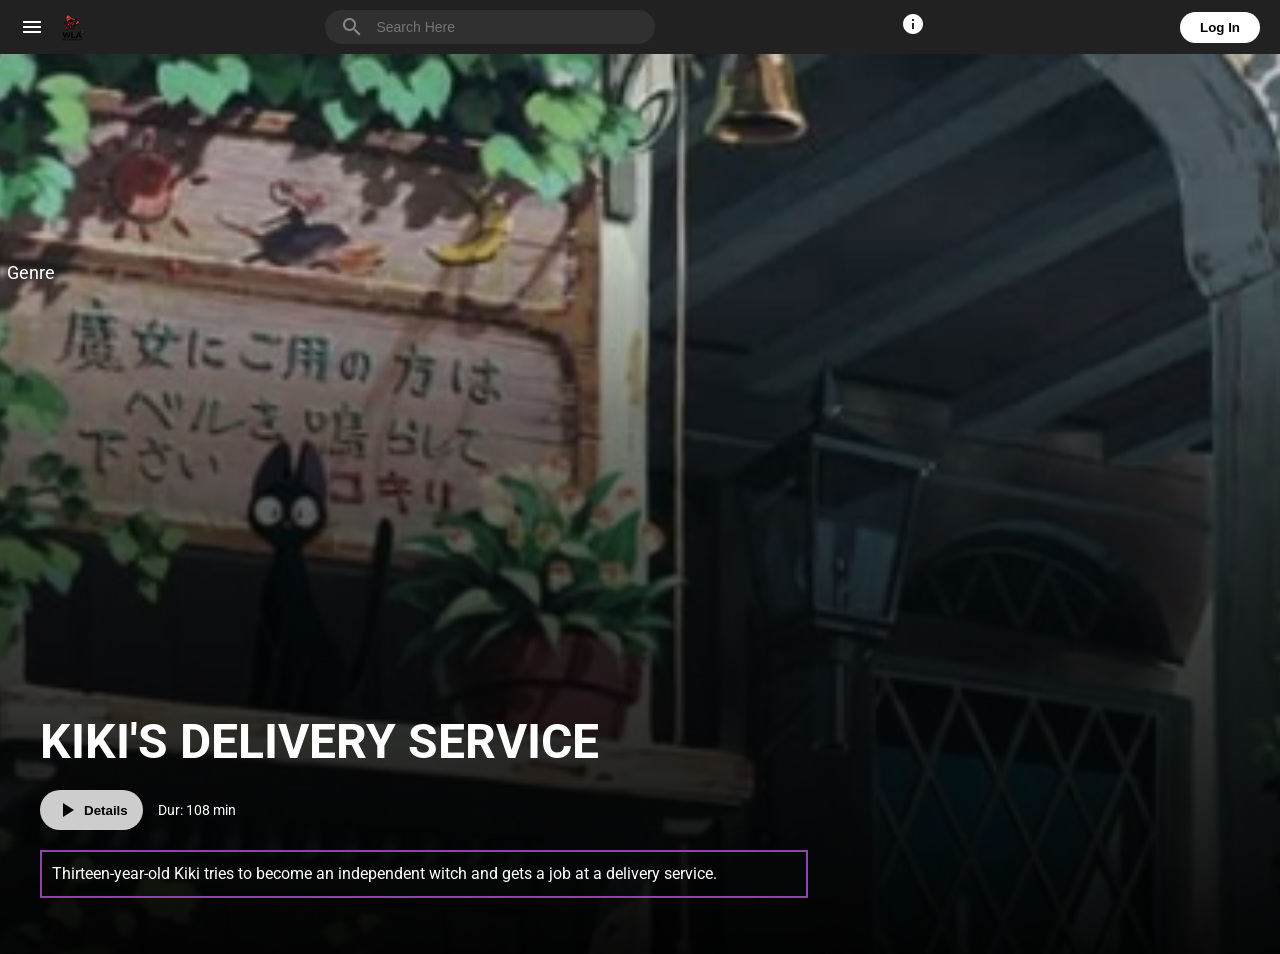
<file: index.html>
<!DOCTYPE html>
<html lang="en">
<head>
<meta charset="UTF-8">
<meta name="viewport" content="width=device-width, initial-scale=1.0">

<title>Kiki's Delivery Service</title>

<link rel="stylesheet" href="style.css">

<link href="https://fonts.googleapis.com/icon?family=Material+Icons" rel="stylesheet">

<link href="https://fonts.googleapis.com/css2?family=Roboto:wght@300;400;500;700&display=swap" rel="stylesheet">

</head>

<body>

<!-- SIDEBAR -->
<div class="side-menu" id="sideMenu">

<a href="#">
<span class="material-icons">home</span>
Home
</a>

<a href="#">
<span class="material-icons">priority_high</span>
Update
</a>

<a href="#">
<span class="material-icons">schedule</span>
Schedule
</a>

<a href="#">
<span class="material-icons">category</span>
Genre
</a>

<a href="#">
<span class="material-icons">edit</span>
Suggestion
</a>

<a href="#">
<span class="material-icons">logout</span>
Log out
</a>

</div>


<header>

<div class="header-left">

<!-- MENU BUTTON -->
<span class="material-icons menu-icon" onclick="toggleMenu()">menu</span>

<img src="asset/your-logo.png" class="logo">

</div>


<div class="search-bar">

<span class="material-icons search-icon">search</span>

<input type="text" placeholder="Search Here">

</div>

<button class="info-btn" onclick="openInfo()">
    <span class="material-icons">info</span>
</button>
<button class="login-btn" onclick="openLogin()">Log In</button>


</header>



<main>

<div class="hero-image">

<div class="overlay">

<div class="text-content">

<h1>KIKI'S DELIVERY SERVICE</h1>


<div class="metadata">

<button class="details-btn">

<span class="material-icons">play_arrow</span>

Details

</button>

<span class="duration">Dur: 108 min</span>

</div>


<p class="synopsis">

Thirteen-year-old Kiki tries to become an independent witch and gets a job at a delivery service.

</p>

</div>

</div>

</div>

</main>
<script>
const menu = document.getElementById("sideMenu");

function toggleMenu(){
    menu.classList.toggle("active");
}

/* CLOSE WHEN CLICKING OUTSIDE tutupss */
document.addEventListener("click", function(event){

    const clickedInsideMenu = menu.contains(event.target);

    const clickedMenuButton = event.target.classList.contains("menu-icon");

    if(!clickedInsideMenu && !clickedMenuButton){
        menu.classList.remove("active");
    }

});
</script>
<!-- LOGIN POPUP -->
<div class="login-popup" id="loginPopup">

    <div class="login-box">

        <h2>Log in</h2>

        <label>Email:</label>
        <input type="text" placeholder="Email">

        <label>Username:</label>
        <input type="text" placeholder="Username">

        <label>Password:</label>
        <input type="password" placeholder="Password">

        <button class="sign-btn">SIGN</button>

    </div>

</div>
<script>
const popup = document.getElementById("loginPopup");

function openLogin(){
    popup.style.display = "flex";
}

/* close when clicking outside */
popup.addEventListener("click", function(e){
    if(e.target === popup){
        popup.style.display = "none";
    }
});
</script>
<!-- ABOUT POPUP -->
<div class="info-popup" id="infoPopup">

    <div class="info-box">

        <h2>About Us</h2>

        <p>
        Welcome to our anime recommendation platform — a space created by true anime lovers, for anime lovers. 
        We are a passionate team dedicated to helping fans discover the best anime according to their tastes, 
        whether you're a long-time otaku or just starting your journey.
        <br><br>
        Our recommendations are built on accuracy, deep knowledge, and genuine appreciation for the art of anime. 
        We carefully pick titles based on story quality, animation, and community feedback, ensuring that every suggestion we provide is meaningful and worth your time.
        </p>

    </div>

</div>
<script>
const infoPopup = document.getElementById("infoPopup");

function openInfo(){
    infoPopup.style.display = "flex";
}

/* close when clicking outside */
infoPopup.addEventListener("click", function(e){
    if(e.target === infoPopup){
        infoPopup.style.display = "none";
    }
});
</script>
</body>
</html>
</file>
<file: style.css>
body {
    margin: 0;
    font-family: 'Roboto', sans-serif;
    background-color: #f0f0f0;
}

header {
    background-color: #212121;
    color: white;
    display: flex;
    justify-content: space-between;
    align-items: center;
    padding: 10px 20px;
}

.header-left {
    display: flex;
    align-items: center;
    gap: 15px;
}

.menu-icon {
    font-size: 30px;
    cursor: pointer;
}

.logo {
    height: 30px;
}

.search-bar {
    background-color: #303030;
    border-radius: 20px;
    display: flex;
    align-items: center;
    padding: 5px 15px;
    width: 300px;
}

.search-icon {
    color: #888;
    margin-right: 10px;
}

.search-bar input {
    background: transparent;
    border: none;
    color: white;
    flex-grow: 1;
    font-size: 14px;
}

.search-bar input:focus {
    outline: none;
}

.login-btn {
    background-color: white;
    color: black;
    border: none;
    padding: 8px 20px;
    border-radius: 20px;
    font-weight: bold;
    cursor: pointer;
}

.hero-image {
    background-image: url("asset/kiki.png");
    background-size: cover;
    background-position: center;
    height: 100vh;
    position: relative;
}

/* GRADIENT FROM BOTTOM */
.overlay {
    position: absolute;
    bottom: 0;
    left: 0;
    width: 100%;
    height: 100%;

    background: linear-gradient(
        to top,
        rgba(0,0,0,0.95) 0%,
        rgba(0,0,0,0.7) 35%,
        rgba(0,0,0,0.4) 60%,
        rgba(0,0,0,0.0) 80%
    );

    display: flex;
    align-items: flex-end;
}

.text-content {
    color: white;
    padding: 40px;
    width: 60%;
}

h1 {
    font-size: 48px;
    margin-bottom: 20px;
}

.metadata {
    display: flex;
    align-items: center;
    gap: 15px;
    margin-bottom: 20px;
}

.details-btn {
    background-color: rgba(255, 255, 255, 0.8);
    color: black;
    border: none;
    padding: 8px 15px;
    border-radius: 20px;
    display: flex;
    align-items: center;
    gap: 5px;
    font-weight: bold;
    cursor: pointer;
}

.duration {
    font-size: 14px;
}

.synopsis {
    font-size: 16px;
    line-height: 1.5;
    border: 2px solid #8e44ad;
    padding: 10px;
}
header.scrolled {
    background-color: #000;
    transition: 0.3s;
}
.login-btn:hover {
    background-color: #ddd;
}

.menu-icon:hover {
    color: #ff204e;
}

.details-btn:hover {
    background-color: white;
}
/* sidebar menu */
.side-menu {
    position: fixed;
    top: 0;
    left: -220px;
    width: 220px;
    height: 100vh;

    background: rgba(0,0,0,0.85);
    backdrop-filter: blur(6px);

    display: flex;
    flex-direction: column;
    padding-top: 80px;

    transition: 0.3s;
    z-index: 1000;
}

.side-menu a {
    color: white;
    text-decoration: none;

    display: flex;
    align-items: center;
    gap: 15px;

    padding: 15px 20px;
    font-size: 18px;

    border-bottom: 1px solid rgba(255,255,255,0.2);
}

.side-menu a:hover {
    background: rgba(255,255,255,0.1);
}

.side-menu .material-icons {
    font-size: 24px;
}

/* when menu open */
.side-menu.active {
    left: 0;
}
/* BACKGROUND OVERLAY */
.login-popup{
    position: fixed;
    top: 0;
    left: 0;
    width: 100%;
    height: 100%;

    background: rgba(0,0,0,0.7);

    display: none;
    justify-content: center;
    align-items: center;

    z-index: 2000;
}

/* BOX */
.login-box{
    background: #2b2b2b;
    padding: 30px;
    border-radius: 15px;
    width: 300px;

    color: white;
    text-align: center;
}

/* INPUTS */
.login-box input{
    width: 100%;
    padding: 10px;
    margin: 10px 0;

    border-radius: 20px;
    border: none;

    background: #444;
    color: white;
}

/* BUTTON */
.sign-btn{
    margin-top: 15px;
    padding: 10px;
    width: 100%;

    border: none;
    border-radius: 20px;

    background: white;
    color: black;
    font-weight: bold;
    cursor: pointer;
}

.sign-btn:hover{
    background: #ddd;
}
/* hidden at start */
.hidden{
    opacity: 0;
    transform: translateY(50px);
    transition: all 0.8s ease;
}

/* when visible */
.show{
    opacity: 1;
    transform: translateY(0);
}

/* styling section */
.movies{
    background: #3a3a3a;
    padding: 40px;
    color: white;
}
.movies{
    background:#3a3a3a;
    padding:40px;
    color:white;
}

.movie-row{
    display:flex;
    gap:20px;
    margin-top:20px;
}

.movie-card img{
    width:150px;
    border-radius:10px;
}
.hero-image{
    height:100vh;
}
/* INFO BUTTON */
.info-btn{
    background: transparent;
    border: none;
    color: white;
    font-size: 24px;
    cursor: pointer;
    margin-right: 10px;
}

.info-btn:hover{
    color: #ff204e;
}

/* POPUP BACKGROUND */
.info-popup{
    position: fixed;
    top: 0;
    left: 0;
    width: 100%;
    height: 100%;

    background: rgba(0,0,0,0.7);

    display: none;
    justify-content: center;
    align-items: center;

    z-index: 2000;
}

/* BOX */
.info-box{
    background: #2b2b2b;
    padding: 30px;
    border-radius: 15px;
    width: 500px;
    max-width: 90%;

    color: white;
    text-align: center;
}
</file>
